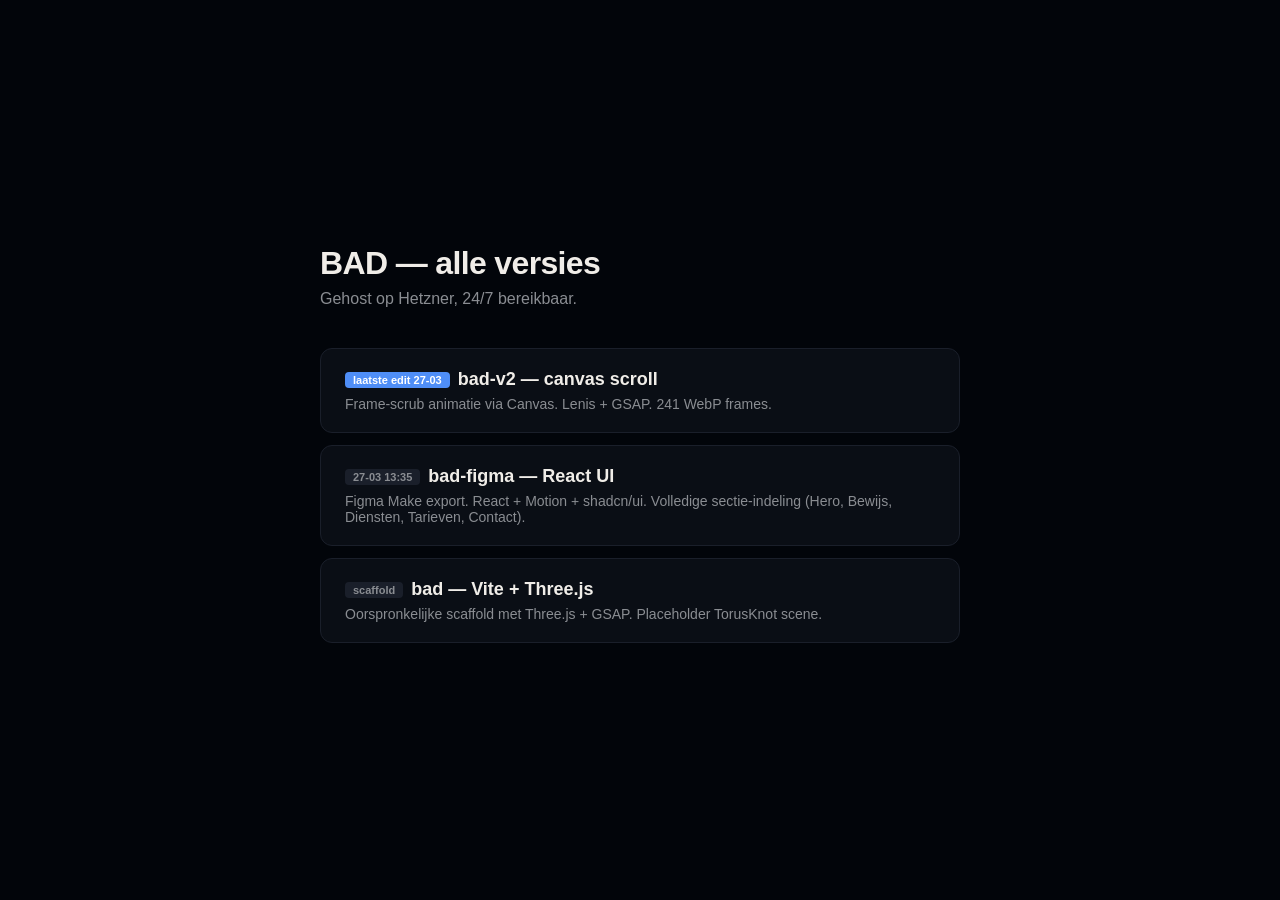
<file: index.html>
<!DOCTYPE html>
<html lang="nl">
<head>
<meta charset="UTF-8">
<meta name="viewport" content="width=device-width,initial-scale=1">
<title>BAD — versies</title>
<style>
  :root { color-scheme: dark; }
  body { margin:0; background:#02050A; color:#F0EDE8; font-family:-apple-system,BlinkMacSystemFont,"Segoe UI",sans-serif; display:flex; min-height:100vh; align-items:center; justify-content:center; }
  main { max-width:640px; padding:48px 24px; }
  h1 { font-size:32px; letter-spacing:-0.02em; margin:0 0 8px; }
  p.sub { color:#8a8d92; margin:0 0 40px; }
  a.card { display:block; padding:20px 24px; margin:12px 0; background:#0a0e15; border:1px solid #1a1f2a; border-radius:12px; text-decoration:none; color:inherit; transition:border-color .2s, transform .1s; }
  a.card:hover { border-color:#4F8EF7; transform:translateX(4px); }
  .tag { display:inline-block; font-size:11px; padding:2px 8px; border-radius:4px; background:#1a1f2a; color:#8a8d92; margin-right:8px; vertical-align:middle; }
  .tag.latest { background:#4F8EF7; color:#fff; }
  h3 { margin:0 0 6px; font-size:18px; }
  .desc { color:#8a8d92; font-size:14px; margin:0; }
</style>
</head>
<body>
<main>
  <h1>BAD — alle versies</h1>
  <p class="sub">Gehost op Hetzner, 24/7 bereikbaar.</p>

  <a class="card" href="/bad-v2/">
    <h3><span class="tag latest">laatste edit 27-03</span>bad-v2 — canvas scroll</h3>
    <p class="desc">Frame-scrub animatie via Canvas. Lenis + GSAP. 241 WebP frames.</p>
  </a>

  <a class="card" href="/bad-figma/">
    <h3><span class="tag">27-03 13:35</span>bad-figma — React UI</h3>
    <p class="desc">Figma Make export. React + Motion + shadcn/ui. Volledige sectie-indeling (Hero, Bewijs, Diensten, Tarieven, Contact).</p>
  </a>

  <a class="card" href="/bad/">
    <h3><span class="tag">scaffold</span>bad — Vite + Three.js</h3>
    <p class="desc">Oorspronkelijke scaffold met Three.js + GSAP. Placeholder TorusKnot scene.</p>
  </a>
</main>
</body>
</html>
</file>
